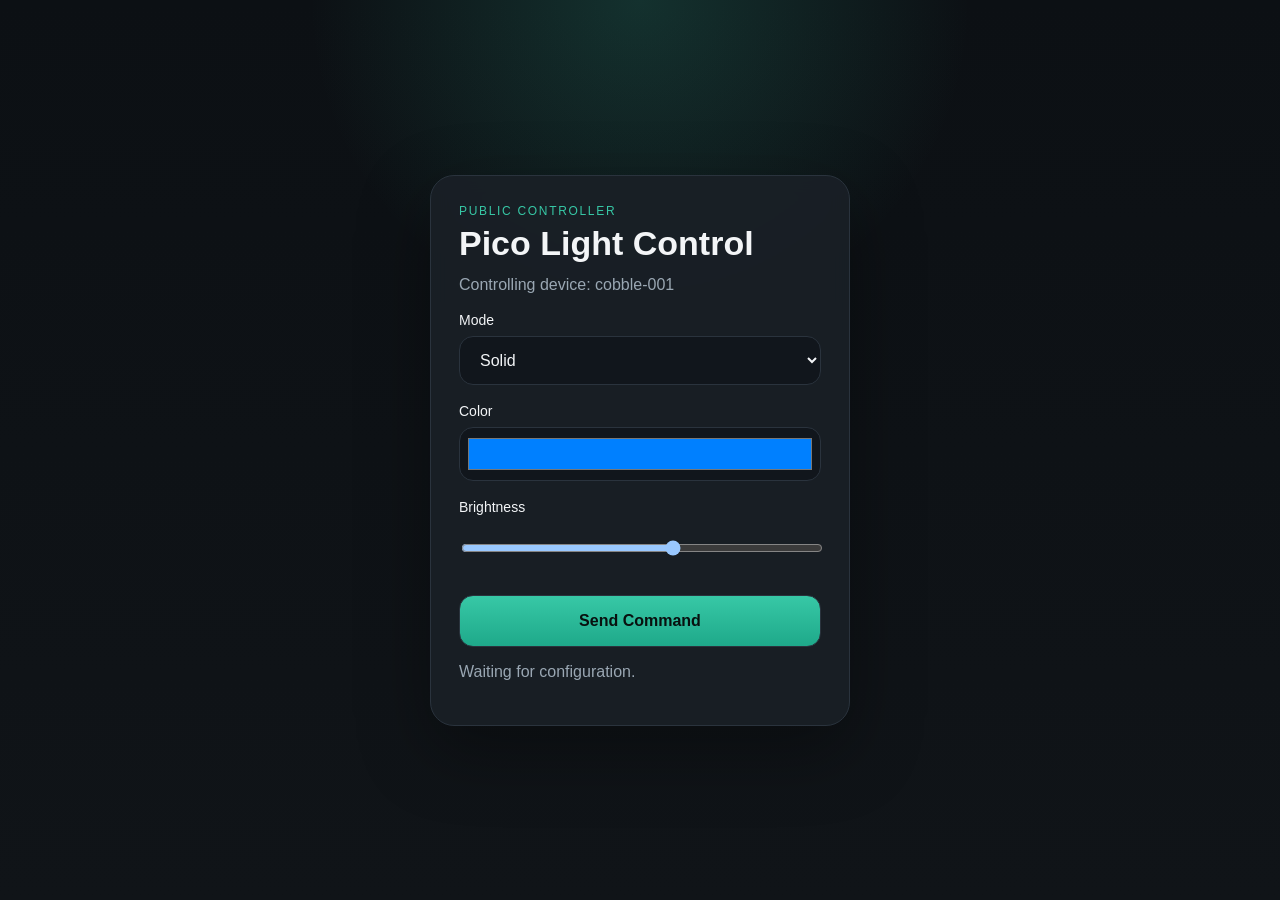
<file: pico-light-control/web/index.html>
<!DOCTYPE html>
<html lang="en">
  <head>
    <meta charset="UTF-8">
    <meta name="viewport" content="width=device-width, initial-scale=1.0">
    <title>Pico Light Control</title>
    <link rel="stylesheet" href="./styles.css">
  </head>
  <body>
    <main class="app">
      <section class="card">
        <p class="eyebrow">Public Controller</p>
        <h1>Pico Light Control</h1>
        <p class="subtle" id="device-label">Loading device...</p>

        <div class="field">
          <label for="mode">Mode</label>
          <select id="mode">
            <option value="solid">Solid</option>
            <option value="siri">Siri Fade</option>
            <option value="off">Off</option>
          </select>
        </div>

        <div class="field">
          <label for="color">Color</label>
          <input id="color" type="color" value="#0080ff">
        </div>

        <div class="field">
          <label for="brightness">Brightness</label>
          <input id="brightness" type="range" min="0" max="100" value="60">
        </div>

        <button id="send-button" type="button">Send Command</button>
        <p class="status" id="status">Waiting for configuration.</p>
      </section>
    </main>

    <script src="./config.js"></script>
    <script src="./app.js"></script>
  </body>
</html>
</file>
<file: pico-light-control/web/styles.css>
:root {
  color-scheme: dark;
  --bg: #101418;
  --panel: #1a2027;
  --panel-edge: #2a333d;
  --text: #f3f5f7;
  --muted: #9aa7b3;
  --accent: #37c8a6;
  --accent-strong: #1ea98a;
}

* {
  box-sizing: border-box;
}

body {
  margin: 0;
  min-height: 100vh;
  font-family: "Avenir Next", "Segoe UI", sans-serif;
  background:
    radial-gradient(circle at top, rgba(55, 200, 166, 0.18), transparent 30%),
    linear-gradient(180deg, #0c1014, var(--bg));
  color: var(--text);
}

.app {
  min-height: 100vh;
  display: grid;
  place-items: center;
  padding: 24px;
}

.card {
  width: min(100%, 420px);
  padding: 28px;
  border: 1px solid var(--panel-edge);
  border-radius: 24px;
  background: rgba(26, 32, 39, 0.92);
  backdrop-filter: blur(10px);
  box-shadow: 0 24px 70px rgba(0, 0, 0, 0.35);
}

.eyebrow {
  margin: 0 0 8px;
  font-size: 12px;
  letter-spacing: 0.14em;
  text-transform: uppercase;
  color: var(--accent);
}

h1 {
  margin: 0 0 10px;
  font-size: 34px;
  line-height: 1;
}

.subtle,
.status {
  color: var(--muted);
}

.field {
  display: grid;
  gap: 8px;
  margin-top: 18px;
}

label {
  font-size: 14px;
}

select,
input,
button {
  width: 100%;
  border-radius: 14px;
  border: 1px solid var(--panel-edge);
  font: inherit;
}

select,
input {
  padding: 14px 16px;
  background: #11161c;
  color: var(--text);
}

input[type="color"] {
  min-height: 54px;
  padding: 6px;
}

button {
  margin-top: 22px;
  padding: 16px;
  background: linear-gradient(180deg, var(--accent), var(--accent-strong));
  color: #08110f;
  font-weight: 700;
  cursor: pointer;
}

button:hover {
  filter: brightness(1.05);
}
</file>
